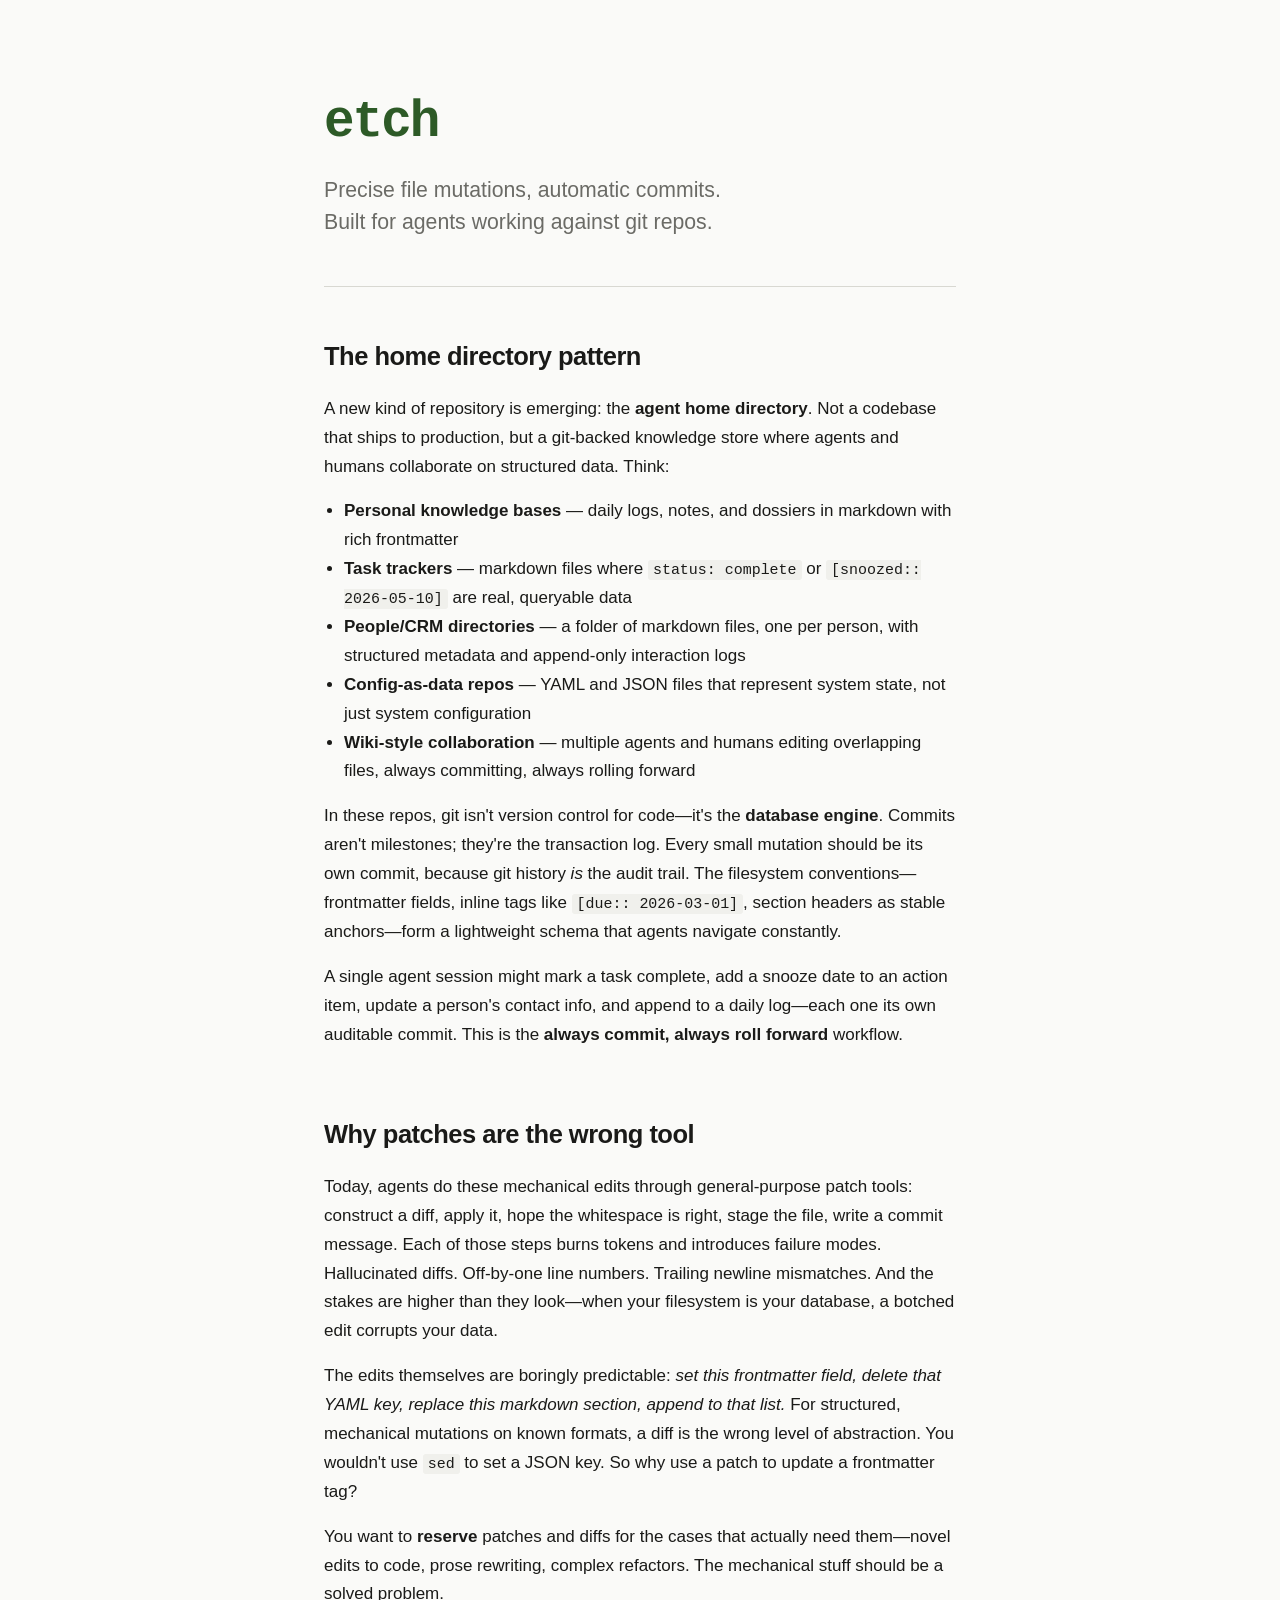
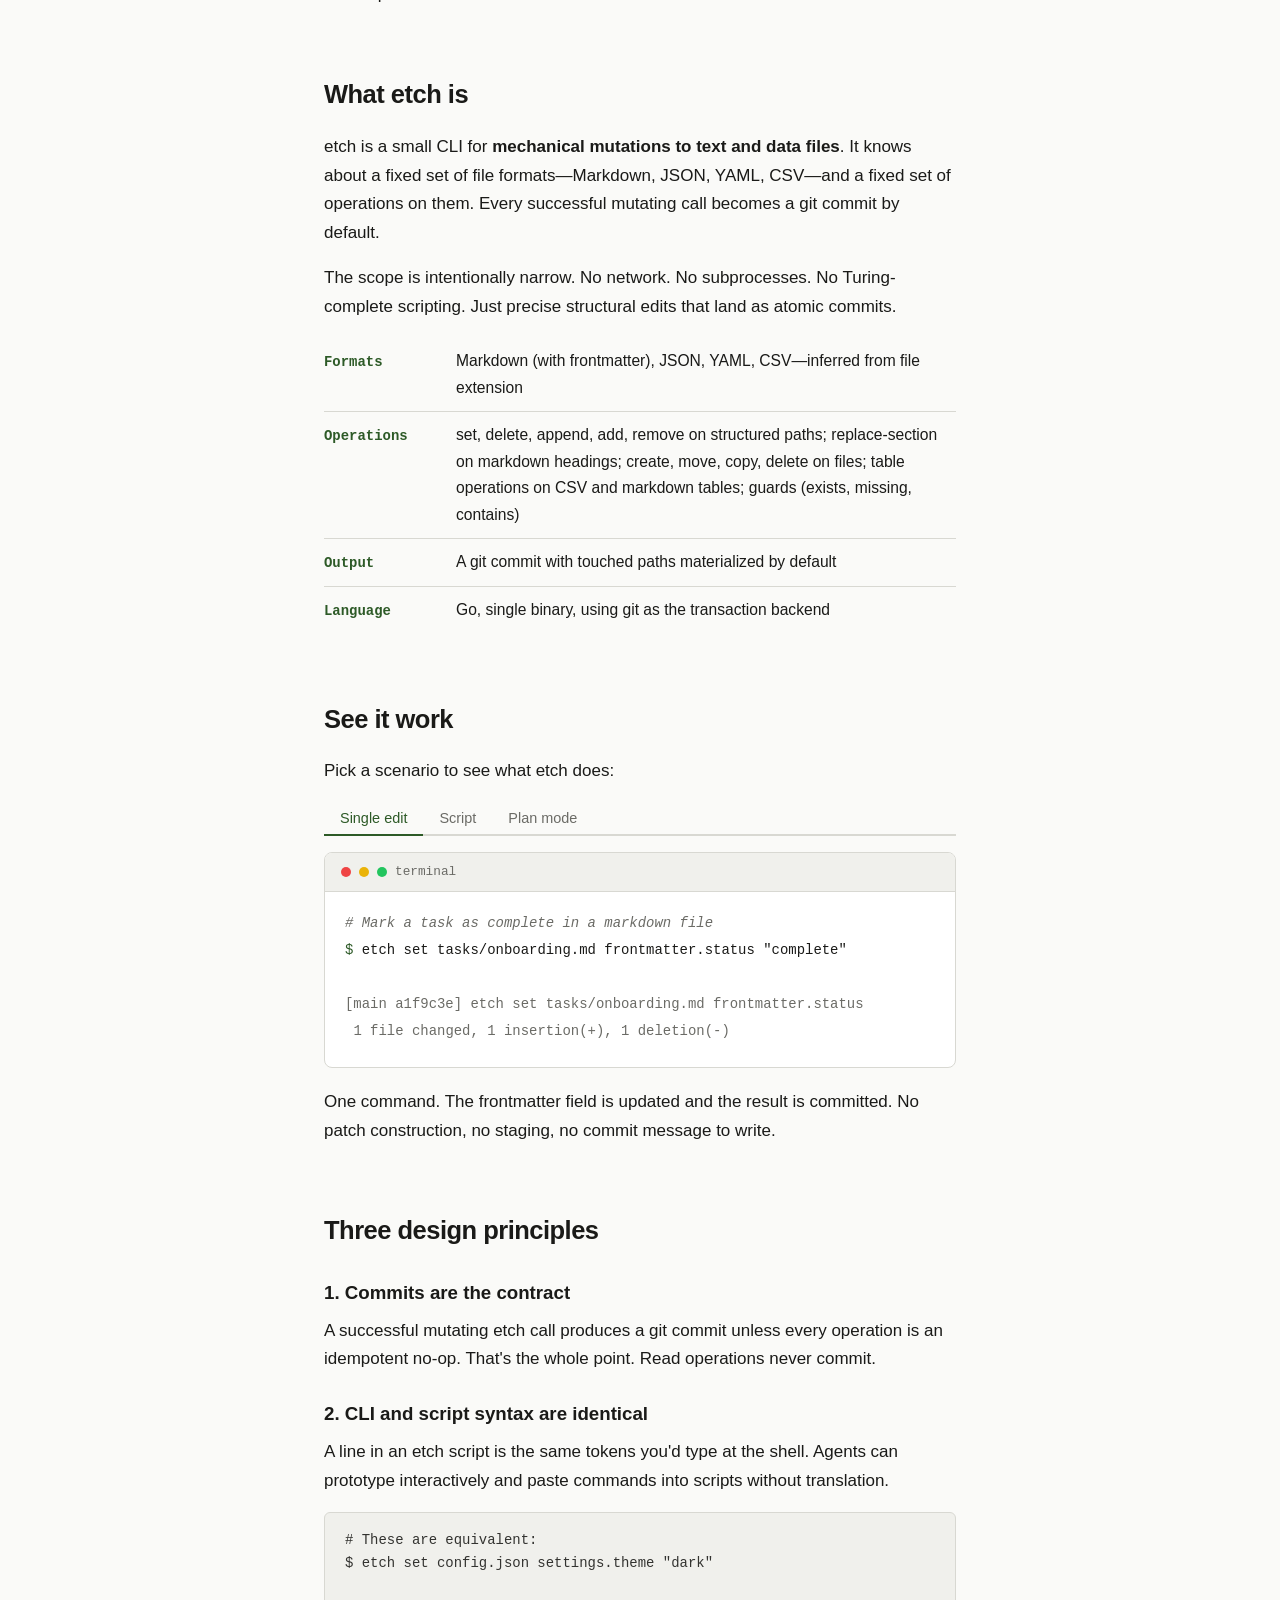
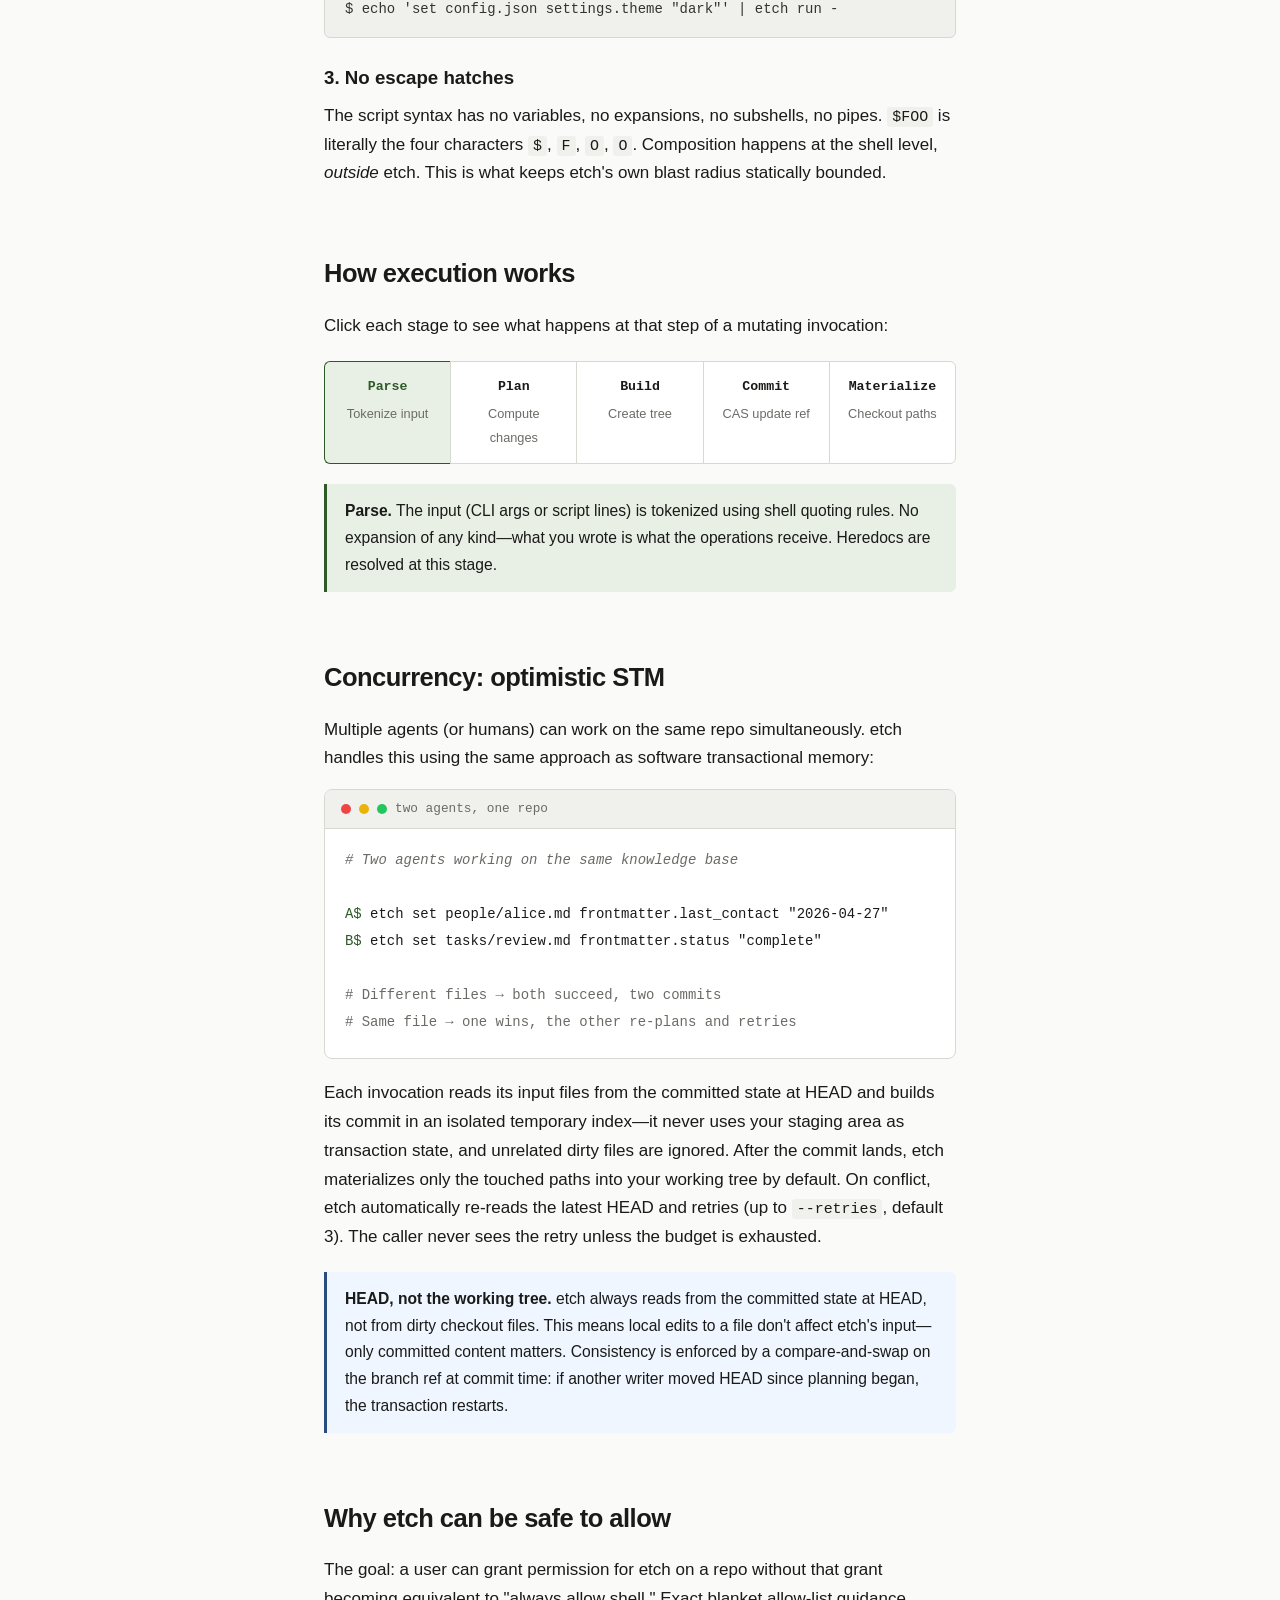
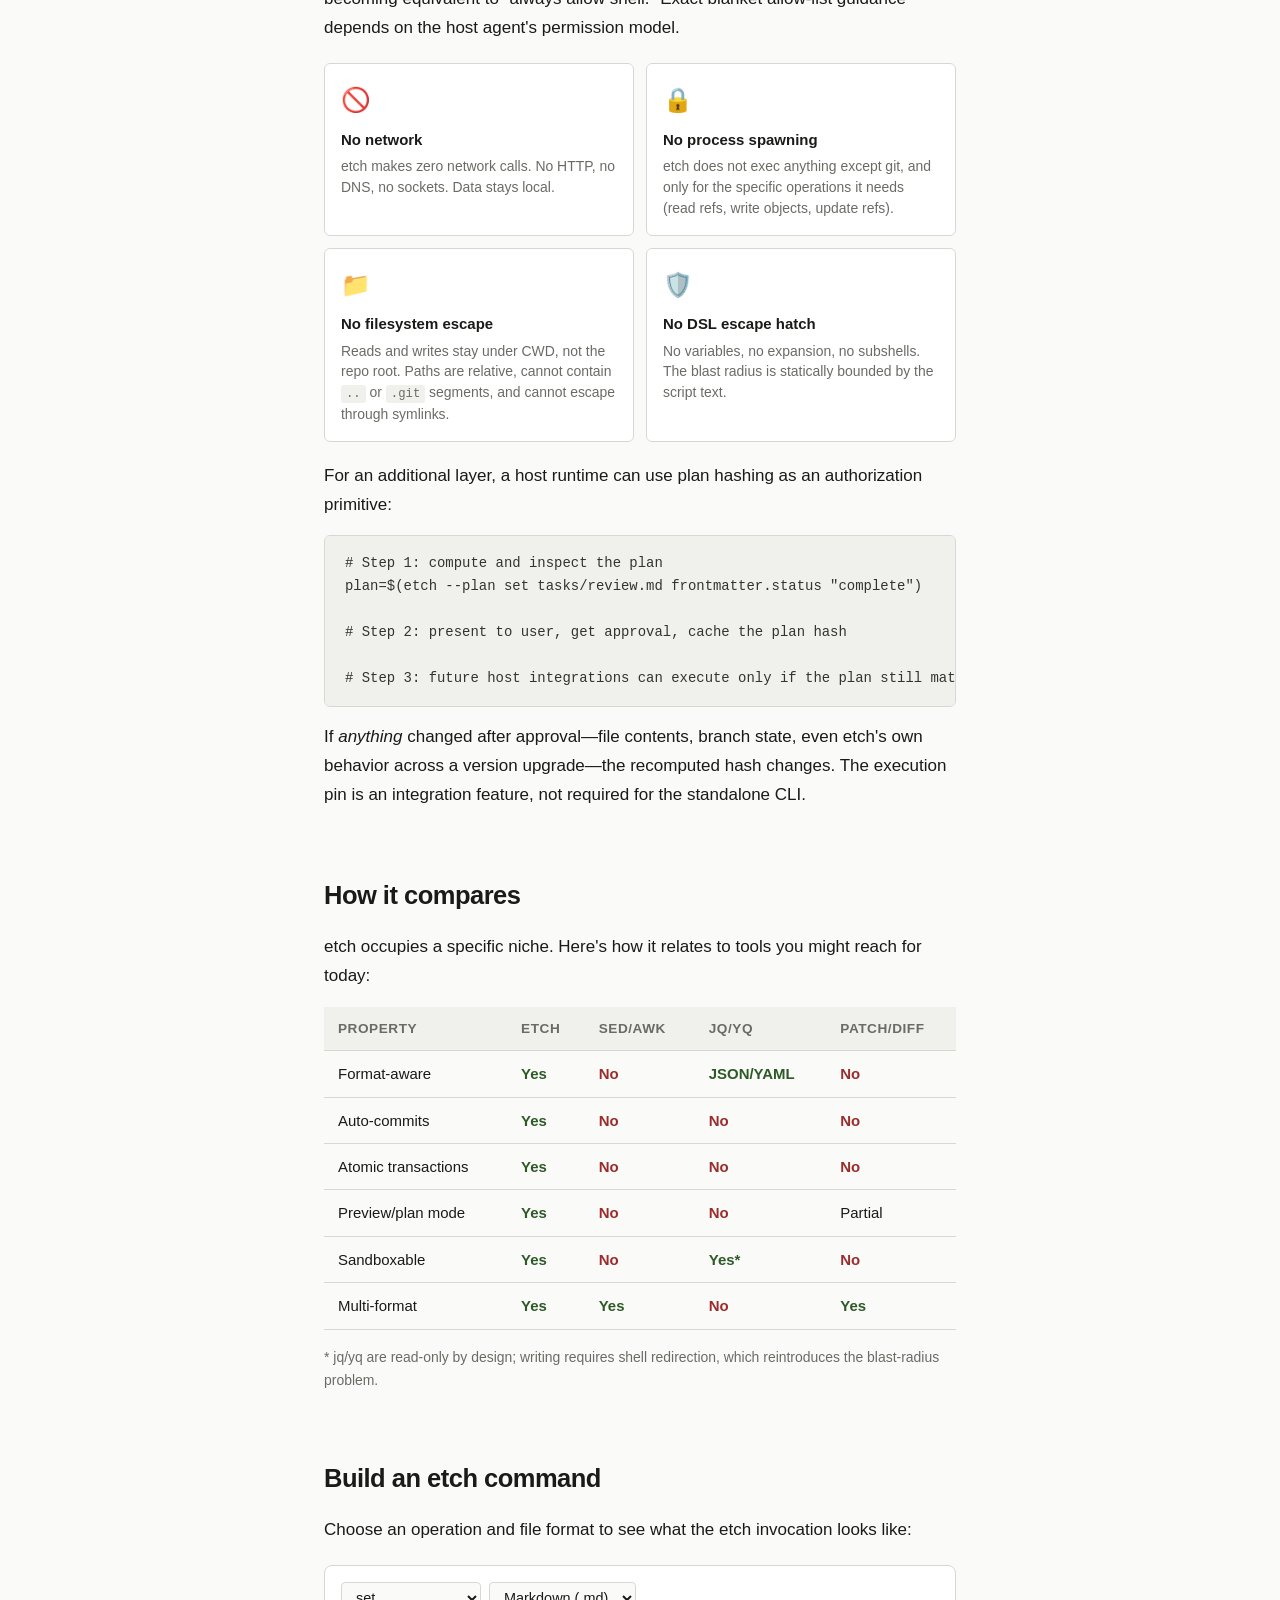
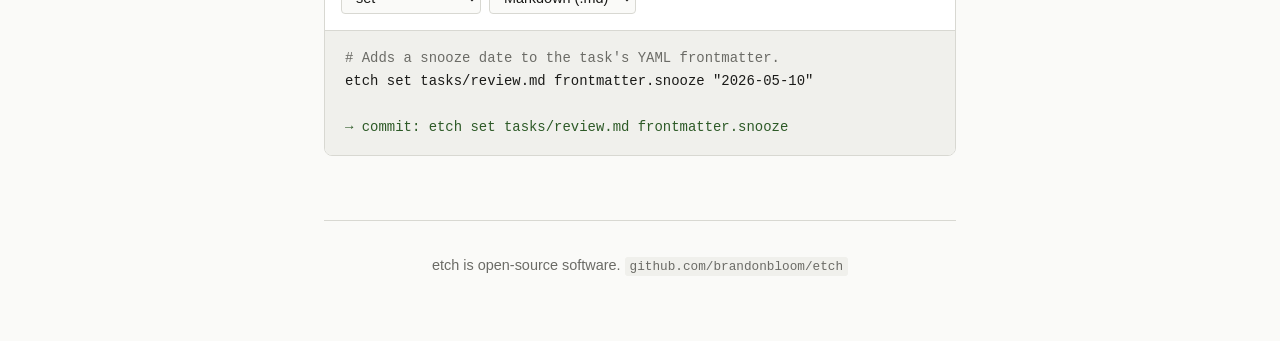
<file: explainer.html>
<!DOCTYPE html>
<html lang="en">
<head>
<meta charset="UTF-8">
<meta name="viewport" content="width=device-width, initial-scale=1.0">
<title>etch — Precise file mutations, automatic commits</title>
<style>
  :root {
    --bg: #fafaf8;
    --fg: #1a1a18;
    --fg-dim: #6b6b66;
    --accent: #2d5a27;
    --accent-light: #e8f0e6;
    --accent-dark: #1e3d1a;
    --border: #d8d8d2;
    --code-bg: #f0f0ec;
    --code-fg: #333330;
    --surface: #ffffff;
    --red: #9b2c2c;
    --red-light: #fef2f2;
    --blue: #2b4c7e;
    --blue-light: #eff6ff;
    --font-sans: 'Inter', -apple-system, BlinkMacSystemFont, 'Segoe UI', sans-serif;
    --font-mono: 'JetBrains Mono', 'SF Mono', 'Fira Code', 'Cascadia Code', monospace;
    --max-w: 680px;
  }

  @media (prefers-color-scheme: dark) {
    :root {
      --bg: #141413;
      --fg: #e8e8e4;
      --fg-dim: #8a8a84;
      --accent: #5cb950;
      --accent-light: #1a2e18;
      --accent-dark: #7dd672;
      --border: #2e2e2a;
      --code-bg: #1e1e1c;
      --code-fg: #c8c8c4;
      --surface: #1a1a18;
      --red: #f87171;
      --red-light: #2a1515;
      --blue: #93c5fd;
      --blue-light: #152030;
    }
  }

  * { margin: 0; padding: 0; box-sizing: border-box; }

  html { font-size: 17px; scroll-behavior: smooth; }

  body {
    font-family: var(--font-sans);
    background: var(--bg);
    color: var(--fg);
    line-height: 1.7;
    -webkit-font-smoothing: antialiased;
  }

  .container {
    max-width: var(--max-w);
    margin: 0 auto;
    padding: 0 24px;
  }

  /* --- Header --- */
  header {
    padding: 80px 0 48px;
    border-bottom: 1px solid var(--border);
    margin-bottom: 48px;
  }
  header .logo {
    font-family: var(--font-mono);
    font-size: 3rem;
    font-weight: 700;
    letter-spacing: -0.04em;
    color: var(--accent);
  }
  header .tagline {
    font-size: 1.25rem;
    color: var(--fg-dim);
    margin-top: 8px;
    line-height: 1.5;
  }

  /* --- Sections --- */
  section { margin-bottom: 64px; }
  h2 {
    font-size: 1.5rem;
    font-weight: 600;
    margin-bottom: 16px;
    letter-spacing: -0.02em;
  }
  h3 {
    font-size: 1.1rem;
    font-weight: 600;
    margin-bottom: 8px;
    margin-top: 24px;
  }
  p { margin-bottom: 16px; }
  p:last-child { margin-bottom: 0; }
  a { color: var(--accent); text-decoration-color: var(--accent); }
  a:hover { color: var(--accent-dark); }

  /* --- Code blocks --- */
  pre {
    background: var(--code-bg);
    border: 1px solid var(--border);
    border-radius: 6px;
    padding: 16px 20px;
    overflow-x: auto;
    font-family: var(--font-mono);
    font-size: 0.82rem;
    line-height: 1.65;
    color: var(--code-fg);
    margin-bottom: 16px;
  }
  code {
    font-family: var(--font-mono);
    font-size: 0.88em;
    background: var(--code-bg);
    padding: 2px 5px;
    border-radius: 3px;
  }
  pre code { background: none; padding: 0; font-size: inherit; }

  /* --- Interactive demo --- */
  .demo {
    background: var(--surface);
    border: 1px solid var(--border);
    border-radius: 8px;
    overflow: hidden;
    margin-bottom: 20px;
  }
  .demo-bar {
    background: var(--code-bg);
    border-bottom: 1px solid var(--border);
    padding: 8px 16px;
    font-family: var(--font-mono);
    font-size: 0.75rem;
    color: var(--fg-dim);
    display: flex;
    align-items: center;
    gap: 8px;
  }
  .demo-bar .dot {
    width: 10px; height: 10px; border-radius: 50%;
    display: inline-block;
  }
  .demo-bar .dot:nth-child(1) { background: #ef4444; }
  .demo-bar .dot:nth-child(2) { background: #eab308; }
  .demo-bar .dot:nth-child(3) { background: #22c55e; }
  .demo-body {
    padding: 20px;
    font-family: var(--font-mono);
    font-size: 0.82rem;
    line-height: 1.65;
    min-height: 120px;
  }
  .demo-body .prompt { color: var(--accent); }
  .demo-body .output { color: var(--fg-dim); }
  .demo-body .comment { color: var(--fg-dim); font-style: italic; }
  .demo-body .line { margin-bottom: 4px; white-space: pre-wrap; word-break: break-all; }
  .demo-body .cursor {
    display: inline-block;
    width: 8px;
    height: 1.1em;
    background: var(--accent);
    vertical-align: text-bottom;
    animation: blink 1s step-end infinite;
  }
  @keyframes blink { 50% { opacity: 0; } }

  /* --- Tabs --- */
  .tabs {
    display: flex;
    gap: 0;
    border-bottom: 2px solid var(--border);
    margin-bottom: 0;
  }
  .tab-btn {
    background: none;
    border: none;
    border-bottom: 2px solid transparent;
    padding: 8px 16px;
    font-family: var(--font-sans);
    font-size: 0.85rem;
    font-weight: 500;
    color: var(--fg-dim);
    cursor: pointer;
    margin-bottom: -2px;
    transition: color 0.15s, border-color 0.15s;
  }
  .tab-btn:hover { color: var(--fg); }
  .tab-btn.active {
    color: var(--accent);
    border-bottom-color: var(--accent);
  }
  .tab-panel { display: none; padding-top: 16px; }
  .tab-panel.active { display: block; }

  /* --- Comparison table --- */
  .compare-table {
    width: 100%;
    border-collapse: collapse;
    font-size: 0.88rem;
    margin-bottom: 16px;
  }
  .compare-table th, .compare-table td {
    text-align: left;
    padding: 10px 14px;
    border-bottom: 1px solid var(--border);
  }
  .compare-table th {
    font-weight: 600;
    font-size: 0.8rem;
    text-transform: uppercase;
    letter-spacing: 0.04em;
    color: var(--fg-dim);
    background: var(--code-bg);
  }
  .compare-table td:first-child { font-weight: 500; }
  .yes { color: var(--accent); font-weight: 600; }
  .no { color: var(--red); font-weight: 600; }

  /* --- Pipeline visualization --- */
  .pipeline {
    display: flex;
    align-items: stretch;
    gap: 0;
    margin: 20px 0;
    font-size: 0.82rem;
    overflow-x: auto;
  }
  .pipeline-stage {
    flex: 1;
    min-width: 110px;
    padding: 14px 12px;
    text-align: center;
    border: 1px solid var(--border);
    background: var(--surface);
    position: relative;
    transition: background 0.3s, border-color 0.3s;
  }
  .pipeline-stage:first-child { border-radius: 6px 0 0 6px; }
  .pipeline-stage:last-child { border-radius: 0 6px 6px 0; }
  .pipeline-stage:not(:last-child) { border-right: none; }
  .pipeline-stage .stage-label {
    font-weight: 600;
    font-family: var(--font-mono);
    font-size: 0.78rem;
    display: block;
    margin-bottom: 4px;
  }
  .pipeline-stage .stage-desc {
    color: var(--fg-dim);
    font-size: 0.75rem;
    line-height: 1.4;
  }
  .pipeline-stage.active {
    background: var(--accent-light);
    border-color: var(--accent);
    z-index: 1;
  }
  .pipeline-stage.active .stage-label { color: var(--accent); }
  .pipeline-stage.done {
    background: var(--accent-light);
    border-color: var(--accent);
    opacity: 0.6;
  }

  /* --- Key-value list --- */
  .kv-list {
    list-style: none;
    margin-bottom: 16px;
  }
  .kv-list li {
    padding: 10px 0;
    border-bottom: 1px solid var(--border);
    display: flex;
    gap: 12px;
    align-items: baseline;
  }
  .kv-list li:last-child { border-bottom: none; }
  .kv-key {
    font-family: var(--font-mono);
    font-size: 0.82rem;
    font-weight: 600;
    white-space: nowrap;
    min-width: 120px;
    flex-shrink: 0;
    color: var(--accent);
  }
  .kv-val { font-size: 0.92rem; }

  /* --- Callout --- */
  .callout {
    border-left: 3px solid var(--accent);
    padding: 14px 18px;
    background: var(--accent-light);
    border-radius: 0 6px 6px 0;
    margin: 20px 0;
    font-size: 0.92rem;
  }
  .callout.blue {
    border-left-color: var(--blue);
    background: var(--blue-light);
  }
  .callout.red {
    border-left-color: var(--red);
    background: var(--red-light);
  }

  /* --- Security grid --- */
  .sec-grid {
    display: grid;
    grid-template-columns: 1fr 1fr;
    gap: 12px;
    margin: 20px 0;
  }
  .sec-card {
    background: var(--surface);
    border: 1px solid var(--border);
    border-radius: 6px;
    padding: 16px;
  }
  .sec-card .sec-icon {
    font-size: 1.4rem;
    margin-bottom: 6px;
    display: block;
  }
  .sec-card .sec-title {
    font-weight: 600;
    font-size: 0.88rem;
    margin-bottom: 4px;
  }
  .sec-card .sec-body {
    font-size: 0.82rem;
    color: var(--fg-dim);
    line-height: 1.5;
  }

  /* --- Footer --- */
  footer {
    border-top: 1px solid var(--border);
    padding: 32px 0 64px;
    color: var(--fg-dim);
    font-size: 0.85rem;
    text-align: center;
  }

  /* --- Scrolling animation --- */
  .reveal {
    opacity: 0;
    transform: translateY(16px);
    transition: opacity 0.5s ease, transform 0.5s ease;
  }
  .reveal.visible {
    opacity: 1;
    transform: translateY(0);
  }

  /* --- Script builder --- */
  .builder {
    background: var(--surface);
    border: 1px solid var(--border);
    border-radius: 8px;
    overflow: hidden;
    margin: 20px 0;
  }
  .builder-controls {
    padding: 16px;
    display: flex;
    flex-wrap: wrap;
    gap: 8px;
    border-bottom: 1px solid var(--border);
  }
  .builder-controls select, .builder-controls input {
    font-family: var(--font-sans);
    font-size: 0.85rem;
    padding: 6px 10px;
    border: 1px solid var(--border);
    border-radius: 4px;
    background: var(--bg);
    color: var(--fg);
  }
  .builder-controls select { cursor: pointer; }
  .builder-output {
    padding: 16px 20px;
    font-family: var(--font-mono);
    font-size: 0.82rem;
    line-height: 1.65;
    background: var(--code-bg);
    min-height: 80px;
    color: var(--code-fg);
  }
  .builder-output .gen-comment { color: var(--fg-dim); }
  .builder-output .gen-cmd { color: var(--fg); }
  .builder-output .gen-commit { color: var(--accent); }

  /* --- Responsive --- */
  @media (max-width: 600px) {
    header { padding: 48px 0 32px; }
    header .logo { font-size: 2.2rem; }
    .sec-grid { grid-template-columns: 1fr; }
    .pipeline { flex-direction: column; }
    .pipeline-stage { border-right: 1px solid var(--border) !important; }
    .pipeline-stage:not(:last-child) { border-bottom: none; }
    .pipeline-stage:first-child { border-radius: 6px 6px 0 0; }
    .pipeline-stage:last-child { border-radius: 0 0 6px 6px; }
    .kv-list li { flex-direction: column; gap: 2px; }
  }
</style>
</head>
<body>

<div class="container">

<!-- HEADER -->
<header>
  <div class="logo">etch</div>
  <div class="tagline">Precise file mutations, automatic commits.<br>Built for agents working against git repos.</div>
</header>

<!-- THE LANDSCAPE -->
<section class="reveal">
  <h2>The home directory pattern</h2>
  <p>A new kind of repository is emerging: the <strong>agent home directory</strong>. Not a codebase that ships to production, but a git-backed knowledge store where agents and humans collaborate on structured data. Think:</p>

  <ul style="margin: 0 0 16px 20px; list-style: disc;">
    <li><strong>Personal knowledge bases</strong> &mdash; daily logs, notes, and dossiers in markdown with rich frontmatter</li>
    <li><strong>Task trackers</strong> &mdash; markdown files where <code>status: complete</code> or <code>[snoozed:: 2026-05-10]</code> are real, queryable data</li>
    <li><strong>People/CRM directories</strong> &mdash; a folder of markdown files, one per person, with structured metadata and append-only interaction logs</li>
    <li><strong>Config-as-data repos</strong> &mdash; YAML and JSON files that represent system state, not just system configuration</li>
    <li><strong>Wiki-style collaboration</strong> &mdash; multiple agents and humans editing overlapping files, always committing, always rolling forward</li>
  </ul>

  <p>In these repos, git isn't version control for code&mdash;it's the <strong>database engine</strong>. Commits aren't milestones; they're the transaction log. Every small mutation should be its own commit, because git history <em>is</em> the audit trail. The filesystem conventions&mdash;frontmatter fields, inline tags like <code>[due:: 2026-03-01]</code>, section headers as stable anchors&mdash;form a lightweight schema that agents navigate constantly.</p>

  <p>A single agent session might mark a task complete, add a snooze date to an action item, update a person's contact info, and append to a daily log&mdash;each one its own auditable commit. This is the <strong>always commit, always roll forward</strong> workflow.</p>
</section>

<section class="reveal">
  <h2>Why patches are the wrong tool</h2>
  <p>Today, agents do these mechanical edits through general-purpose patch tools: construct a diff, apply it, hope the whitespace is right, stage the file, write a commit message. Each of those steps burns tokens and introduces failure modes. Hallucinated diffs. Off-by-one line numbers. Trailing newline mismatches. And the stakes are higher than they look&mdash;when your filesystem is your database, a botched edit corrupts your data.</p>
  <p>The edits themselves are boringly predictable: <em>set this frontmatter field, delete that YAML key, replace this markdown section, append to that list.</em> For structured, mechanical mutations on known formats, a diff is the wrong level of abstraction. You wouldn't use <code>sed</code> to set a JSON key. So why use a patch to update a frontmatter tag?</p>
  <p>You want to <strong>reserve</strong> patches and diffs for the cases that actually need them&mdash;novel edits to code, prose rewriting, complex refactors. The mechanical stuff should be a solved problem.</p>
</section>

<!-- WHAT IT IS -->
<section class="reveal">
  <h2>What etch is</h2>
  <p>etch is a small CLI for <strong>mechanical mutations to text and data files</strong>. It knows about a fixed set of file formats&mdash;Markdown, JSON, YAML, CSV&mdash;and a fixed set of operations on them. Every successful mutating call becomes a git commit by default.</p>
  <p>The scope is intentionally narrow. No network. No subprocesses. No Turing-complete scripting. Just precise structural edits that land as atomic commits.</p>

  <ul class="kv-list">
    <li><span class="kv-key">Formats</span><span class="kv-val">Markdown (with frontmatter), JSON, YAML, CSV&mdash;inferred from file extension</span></li>
    <li><span class="kv-key">Operations</span><span class="kv-val">set, delete, append, add, remove on structured paths; replace-section on markdown headings; create, move, copy, delete on files; table operations on CSV and markdown tables; guards (exists, missing, contains)</span></li>
    <li><span class="kv-key">Output</span><span class="kv-val">A git commit with touched paths materialized by default</span></li>
    <li><span class="kv-key">Language</span><span class="kv-val">Go, single binary, using git as the transaction backend</span></li>
  </ul>
</section>

<!-- DEMO -->
<section class="reveal">
  <h2>See it work</h2>
  <p>Pick a scenario to see what etch does:</p>

  <div class="tabs" role="tablist">
    <button class="tab-btn active" role="tab" data-tab="demo-single" aria-selected="true">Single edit</button>
    <button class="tab-btn" role="tab" data-tab="demo-multi">Script</button>
    <button class="tab-btn" role="tab" data-tab="demo-plan">Plan mode</button>
  </div>

  <div class="tab-panel active" id="demo-single">
    <div class="demo">
      <div class="demo-bar">
        <span class="dot"></span><span class="dot"></span><span class="dot"></span>
        <span>terminal</span>
      </div>
      <div class="demo-body" id="demo-single-body">
        <div class="line"><span class="comment"># Mark a task as complete in a markdown file</span></div>
        <div class="line"><span class="prompt">$</span> etch set tasks/onboarding.md frontmatter.status "complete"</div>
        <div class="line">&nbsp;</div>
        <div class="line"><span class="output">[main a1f9c3e] etch set tasks/onboarding.md frontmatter.status</span></div>
        <div class="line"><span class="output"> 1 file changed, 1 insertion(+), 1 deletion(-)</span></div>
      </div>
    </div>
    <p>One command. The frontmatter field is updated and the result is committed. No patch construction, no staging, no commit message to write.</p>
  </div>

  <div class="tab-panel" id="demo-multi">
    <div class="demo">
      <div class="demo-bar">
        <span class="dot"></span><span class="dot"></span><span class="dot"></span>
        <span>terminal</span>
      </div>
      <div class="demo-body">
        <div class="line"><span class="comment"># Snooze an action item and update its tracking metadata</span></div>
        <div class="line"><span class="prompt">$</span> etch run - &lt;&lt;'SCRIPT'</div>
        <div class="line">set tasks/review-proposal.md frontmatter.snooze "2026-05-10"</div>
        <div class="line">set tasks/review-proposal.md frontmatter.status "deferred"</div>
        <div class="line">append people/alice.md frontmatter.tags '"pending-review"'</div>
        <div class="line">replace-section log/2026-04-27.md "## Activity" &lt;&lt;EOF</div>
        <div class="line">- Deferred proposal review to May 10</div>
        <div class="line">- Added pending-review tag to Alice's dossier</div>
        <div class="line">EOF</div>
        <div class="line">SCRIPT</div>
        <div class="line">&nbsp;</div>
        <div class="line"><span class="output">[main b7e4d12] etch: 4 changes across 3 files</span></div>
        <div class="line"><span class="output"> 3 files changed, 6 insertions(+), 2 deletions(-)</span></div>
      </div>
    </div>
    <p>All four operations land as a single atomic commit. If any one fails, none of them are applied. Each line in the script is the same syntax you'd use on the command line directly.</p>
  </div>

  <div class="tab-panel" id="demo-plan">
    <div class="demo">
      <div class="demo-bar">
        <span class="dot"></span><span class="dot"></span><span class="dot"></span>
        <span>terminal</span>
      </div>
      <div class="demo-body">
        <div class="line"><span class="comment"># Get the canonical JSON plan, without writing anything</span></div>
        <div class="line"><span class="prompt">$</span> etch --plan set tasks/review.md frontmatter.status "complete"</div>
        <div class="line">&nbsp;</div>
        <div class="line"><span class="output">{</span></div>
        <div class="line"><span class="output">  "$schema": "https://brandonbloom.github.io/etch/schemas/2026-04/plan.schema.json",</span></div>
        <div class="line"><span class="output">  "ref": "refs/heads/main",</span></div>
        <div class="line"><span class="output">  "base_commit": "a1f9c3e...",</span></div>
        <div class="line"><span class="output">  "operations": [{</span></div>
        <div class="line"><span class="output">    "verb": "set",</span></div>
        <div class="line"><span class="output">    "target": {</span></div>
        <div class="line"><span class="output">      "path": "tasks/review.md",</span></div>
        <div class="line"><span class="output">      "selector": "$.status",</span></div>
        <div class="line"><span class="output">      "part": "frontmatter"</span></div>
        <div class="line"><span class="output">    },</span></div>
        <div class="line"><span class="output">    "value_sha256": "84983e..."</span></div>
        <div class="line"><span class="output">  }],</span></div>
        <div class="line"><span class="output">  "files": {</span></div>
        <div class="line"><span class="output">    "tasks/review.md": {</span></div>
        <div class="line"><span class="output">      "before_sha256": "e3b0c4...",</span></div>
        <div class="line"><span class="output">      "after_sha256": "7d1a54..."</span></div>
        <div class="line"><span class="output">    }</span></div>
        <div class="line"><span class="output">  },</span></div>
        <div class="line"><span class="output">  "tree": "f4a8b12...",</span></div>
        <div class="line"><span class="output">  "commit": { "message": "etch set tasks/review.md frontmatter.status" }</span></div>
        <div class="line"><span class="output">}</span></div>
      </div>
    </div>
    <p>The plan is a structured JSON description of <em>exactly</em> what would change. It's produced by the same code path as real execution, stopped one step before side effects. A host runtime can present this to a human for approval and cache that approval by plan hash. For human review and mechanical replay, <code>--dry-run</code> lowers the plan to a <code>git am</code>-compatible mailbox patch.</p>
  </div>
</section>

<!-- PRINCIPLES -->
<section class="reveal">
  <h2>Three design principles</h2>

  <h3>1. Commits are the contract</h3>
  <p>A successful mutating etch call produces a git commit unless every operation is an idempotent no-op. That's the whole point. Read operations never commit.</p>

  <h3>2. CLI and script syntax are identical</h3>
  <p>A line in an etch script is the same tokens you'd type at the shell. Agents can prototype interactively and paste commands into scripts without translation.</p>
  <pre><code># These are equivalent:
$ etch set config.json settings.theme "dark"

$ echo 'set config.json settings.theme "dark"' | etch run -</code></pre>

  <h3>3. No escape hatches</h3>
  <p>The script syntax has no variables, no expansions, no subshells, no pipes. <code>$FOO</code> is literally the four characters <code>$</code>, <code>F</code>, <code>O</code>, <code>O</code>. Composition happens at the shell level, <em>outside</em> etch. This is what keeps etch's own blast radius statically bounded.</p>
</section>

<!-- PIPELINE VIZ -->
<section class="reveal">
  <h2>How execution works</h2>
  <p>Click each stage to see what happens at that step of a mutating invocation:</p>

  <div class="pipeline" id="pipeline">
    <div class="pipeline-stage active" data-stage="0" onclick="setStage(0)">
      <span class="stage-label">Parse</span>
      <span class="stage-desc">Tokenize input</span>
    </div>
    <div class="pipeline-stage" data-stage="1" onclick="setStage(1)">
      <span class="stage-label">Plan</span>
      <span class="stage-desc">Compute changes</span>
    </div>
    <div class="pipeline-stage" data-stage="2" onclick="setStage(2)">
      <span class="stage-label">Build</span>
      <span class="stage-desc">Create tree</span>
    </div>
    <div class="pipeline-stage" data-stage="3" onclick="setStage(3)">
      <span class="stage-label">Commit</span>
      <span class="stage-desc">CAS update ref</span>
    </div>
    <div class="pipeline-stage" data-stage="4" onclick="setStage(4)">
      <span class="stage-label">Materialize</span>
      <span class="stage-desc">Checkout paths</span>
    </div>
  </div>

  <div id="stage-detail" class="callout">
    <strong>Parse.</strong> The input (CLI args or script lines) is tokenized using shell quoting rules. No expansion of any kind&mdash;what you wrote is what the operations receive. Heredocs are resolved at this stage.
  </div>
</section>

<!-- CONCURRENCY -->
<section class="reveal">
  <h2>Concurrency: optimistic STM</h2>
  <p>Multiple agents (or humans) can work on the same repo simultaneously. etch handles this using the same approach as software transactional memory:</p>

  <div class="demo">
    <div class="demo-bar">
      <span class="dot"></span><span class="dot"></span><span class="dot"></span>
      <span>two agents, one repo</span>
    </div>
    <div class="demo-body" id="concurrency-demo">
      <div class="line"><span class="comment"># Two agents working on the same knowledge base</span></div>
      <div class="line">&nbsp;</div>
      <div class="line"><span class="prompt">A$</span> etch set people/alice.md frontmatter.last_contact "2026-04-27"</div>
      <div class="line"><span class="prompt">B$</span> etch set tasks/review.md frontmatter.status "complete"</div>
      <div class="line">&nbsp;</div>
      <div class="line"><span class="output"># Different files &rarr; both succeed, two commits</span></div>
      <div class="line"><span class="output"># Same file &rarr; one wins, the other re-plans and retries</span></div>
    </div>
  </div>

  <p>Each invocation reads its input files from the committed state at HEAD and builds its commit in an isolated temporary index&mdash;it never uses your staging area as transaction state, and unrelated dirty files are ignored. After the commit lands, etch materializes only the touched paths into your working tree by default. On conflict, etch automatically re-reads the latest HEAD and retries (up to <code>--retries</code>, default 3). The caller never sees the retry unless the budget is exhausted.</p>

  <div class="callout blue">
    <strong>HEAD, not the working tree.</strong> etch always reads from the committed state at HEAD, not from dirty checkout files. This means local edits to a file don't affect etch's input&mdash;only committed content matters. Consistency is enforced by a compare-and-swap on the branch ref at commit time: if another writer moved HEAD since planning began, the transaction restarts.
  </div>
</section>

<!-- SECURITY -->
<section class="reveal">
  <h2>Why etch can be safe to allow</h2>
  <p>The goal: a user can grant permission for etch on a repo without that grant becoming equivalent to "always allow shell." Exact blanket allow-list guidance depends on the host agent's permission model.</p>

  <div class="sec-grid">
    <div class="sec-card">
      <span class="sec-icon" aria-hidden="true">&#x1f6ab;</span>
      <div class="sec-title">No network</div>
      <div class="sec-body">etch makes zero network calls. No HTTP, no DNS, no sockets. Data stays local.</div>
    </div>
    <div class="sec-card">
      <span class="sec-icon" aria-hidden="true">&#x1f512;</span>
      <div class="sec-title">No process spawning</div>
      <div class="sec-body">etch does not exec anything except git, and only for the specific operations it needs (read refs, write objects, update refs).</div>
    </div>
    <div class="sec-card">
      <span class="sec-icon" aria-hidden="true">&#x1f4c1;</span>
      <div class="sec-title">No filesystem escape</div>
      <div class="sec-body">Reads and writes stay under CWD, not the repo root. Paths are relative, cannot contain <code>..</code> or <code>.git</code> segments, and cannot escape through symlinks.</div>
    </div>
    <div class="sec-card">
      <span class="sec-icon" aria-hidden="true">&#x1f6e1;&#xfe0f;</span>
      <div class="sec-title">No DSL escape hatch</div>
      <div class="sec-body">No variables, no expansion, no subshells. The blast radius is statically bounded by the script text.</div>
    </div>
  </div>

  <p>For an additional layer, a host runtime can use plan hashing as an authorization primitive:</p>
  <pre><code># Step 1: compute and inspect the plan
plan=$(etch --plan set tasks/review.md frontmatter.status "complete")

# Step 2: present to user, get approval, cache the plan hash

# Step 3: future host integrations can execute only if the plan still matches</code></pre>
  <p>If <em>anything</em> changed after approval&mdash;file contents, branch state, even etch's own behavior across a version upgrade&mdash;the recomputed hash changes. The execution pin is an integration feature, not required for the standalone CLI.</p>
</section>

<!-- COMPARISON -->
<section class="reveal">
  <h2>How it compares</h2>
  <p>etch occupies a specific niche. Here's how it relates to tools you might reach for today:</p>

  <table class="compare-table">
    <thead>
      <tr>
        <th>Property</th>
        <th>etch</th>
        <th>sed/awk</th>
        <th>jq/yq</th>
        <th>patch/diff</th>
      </tr>
    </thead>
    <tbody>
      <tr>
        <td>Format-aware</td>
        <td class="yes">Yes</td>
        <td class="no">No</td>
        <td class="yes">JSON/YAML</td>
        <td class="no">No</td>
      </tr>
      <tr>
        <td>Auto-commits</td>
        <td class="yes">Yes</td>
        <td class="no">No</td>
        <td class="no">No</td>
        <td class="no">No</td>
      </tr>
      <tr>
        <td>Atomic transactions</td>
        <td class="yes">Yes</td>
        <td class="no">No</td>
        <td class="no">No</td>
        <td class="no">No</td>
      </tr>
      <tr>
        <td>Preview/plan mode</td>
        <td class="yes">Yes</td>
        <td class="no">No</td>
        <td class="no">No</td>
        <td>Partial</td>
      </tr>
      <tr>
        <td>Sandboxable</td>
        <td class="yes">Yes</td>
        <td class="no">No</td>
        <td class="yes">Yes*</td>
        <td class="no">No</td>
      </tr>
      <tr>
        <td>Multi-format</td>
        <td class="yes">Yes</td>
        <td class="yes">Yes</td>
        <td class="no">No</td>
        <td class="yes">Yes</td>
      </tr>
    </tbody>
  </table>
  <p style="font-size: 0.82rem; color: var(--fg-dim);">* jq/yq are read-only by design; writing requires shell redirection, which reintroduces the blast-radius problem.</p>
</section>

<!-- INTERACTIVE BUILDER -->
<section class="reveal">
  <h2>Build an etch command</h2>
  <p>Choose an operation and file format to see what the etch invocation looks like:</p>

  <div class="builder">
    <div class="builder-controls">
      <select id="builder-verb" onchange="updateBuilder()">
        <option value="set">set</option>
        <option value="delete">delete</option>
        <option value="append">append</option>
        <option value="add">add</option>
        <option value="remove">remove</option>
        <option value="replace-section">replace-section</option>
        <option value="create">create</option>
      </select>
      <select id="builder-format" onchange="updateBuilder()">
        <option value="md">Markdown (.md)</option>
        <option value="json">JSON (.json)</option>
        <option value="yaml">YAML (.yaml)</option>
        <option value="csv">CSV (.csv)</option>
      </select>
    </div>
    <div class="builder-output" id="builder-output"></div>
  </div>
</section>

<!-- FOOTER -->
<footer>
  <p>etch is open-source software. <code>github.com/brandonbloom/etch</code></p>
</footer>

</div>

<script>
// --- Tabs ---
document.querySelectorAll('.tab-btn').forEach(btn => {
  btn.addEventListener('click', () => {
    const group = btn.closest('section');
    group.querySelectorAll('.tab-btn').forEach(b => { b.classList.remove('active'); b.setAttribute('aria-selected', 'false'); });
    group.querySelectorAll('.tab-panel').forEach(p => p.classList.remove('active'));
    btn.classList.add('active');
    btn.setAttribute('aria-selected', 'true');
    document.getElementById(btn.dataset.tab).classList.add('active');
  });
});

// --- Pipeline ---
const stageDetails = [
  '<strong>Parse.</strong> The input (CLI args or script lines) is tokenized using shell quoting rules. No expansion of any kind—what you wrote is what the operations receive. Heredocs are resolved at this stage.',
  '<strong>Plan.</strong> etch reads each target file from the committed state at HEAD (never the working tree) and applies each operation to compute the exact bytes that would result. The plan captures before/after SHA-256 hashes for every touched file and the commit message. This is the same structure emitted by <code>--plan</code>.',
  '<strong>Build.</strong> Candidate file contents are written to an isolated temporary git index—never the user\'s live index. etch builds the tree object that the commit will point at, then creates the commit object.',
  '<strong>Commit.</strong> etch updates the branch ref using a compare-and-swap: it only succeeds if the ref still points to the same HEAD recorded when planning began. If another writer snuck in, the entire transaction restarts from Plan (up to <code>--retries</code>, default 3).',
  '<strong>Materialize.</strong> By default, etch writes the touched paths from the committed tree into the working tree and live index so the checkout reflects the new HEAD. <code>--no-checkout</code> skips this phase. If local edits conflict, etch writes conflict markers and reports the paths.'
];

function setStage(n) {
  document.querySelectorAll('.pipeline-stage').forEach((el, i) => {
    el.classList.remove('active', 'done');
    if (i < n) el.classList.add('done');
    if (i === n) el.classList.add('active');
  });
  document.getElementById('stage-detail').innerHTML = stageDetails[n];
}

// --- Builder ---
const examples = {
  'set-md':    { cmd: 'etch set tasks/review.md frontmatter.snooze "2026-05-10"',   commit: 'etch set tasks/review.md frontmatter.snooze', note: 'Adds a snooze date to the task\'s YAML frontmatter.' },
  'set-json':  { cmd: 'etch set state.json agents.assistant.last_run "2026-04-27"',  commit: 'etch set state.json agents.assistant.last_run', note: 'Navigates the JSON structure and sets the nested key.' },
  'set-yaml':  { cmd: 'etch set config.yaml feeds.daily_digest.enabled true',        commit: 'etch set config.yaml feeds.daily_digest.enabled', note: 'Sets a value in the YAML file, preserving structure.' },
  'set-csv':   { cmd: 'etch table set data.csv status=open,status done',               commit: 'etch table set data.csv status=open,status', note: 'Sets the status column to "done" for the row where status is "open".' },
  'delete-md': { cmd: 'etch delete tasks/review.md frontmatter.draft',               commit: 'etch delete tasks/review.md frontmatter.draft', note: 'Removes the "draft" key from the markdown file\'s frontmatter.' },
  'delete-json': { cmd: 'etch delete state.json cache.stale_entry',                  commit: 'etch delete state.json cache.stale_entry', note: 'Removes the key from the JSON object.' },
  'delete-yaml': { cmd: 'etch delete config.yaml old.unused_key',                    commit: 'etch delete config.yaml old.unused_key', note: 'Removes the key from the YAML file.' },
  'delete-csv':  { cmd: 'etch table row delete data.csv status=closed',                commit: 'etch table row delete data.csv status=closed', note: 'Deletes the row where status equals "closed".' },
  'append-md': { cmd: 'etch append people/alice.md frontmatter.tags \'"vip"\'',      commit: 'etch append people/alice.md frontmatter.tags', note: 'Appends a tag to the list in the dossier\'s frontmatter.' },
  'append-json': { cmd: 'etch append log.json entries \'{"date":"2026-04-27","event":"sync"}\'', commit: 'etch append log.json entries', note: 'Appends an object to a JSON array.' },
  'append-yaml': { cmd: 'etch append config.yaml plugins \'"analytics"\'',           commit: 'etch append config.yaml plugins', note: 'Appends to a YAML sequence.' },
  'append-csv':  { cmd: 'etch table row append data.csv \'{"id":"3","status":"open"}\'', commit: 'etch table row append data.csv', note: 'Appends a row to the CSV table.' },
  'add-md':    { cmd: 'etch add people/alice.md frontmatter.tags \'"vip"\'',          commit: 'etch add people/alice.md frontmatter.tags', note: 'Ensures the tag is in the array, no-op if already present.' },
  'add-json':  { cmd: 'etch add config.json features \'"dark-mode"\'',              commit: 'etch add config.json features', note: 'Ensures "dark-mode" is in the array; idempotent.' },
  'add-yaml':  { cmd: 'etch add config.yaml plugins \'"analytics"\'',               commit: 'etch add config.yaml plugins', note: 'Ensures "analytics" is in the sequence; idempotent.' },
  'add-csv':   { cmd: 'etch table column add data.csv priority --default medium',      commit: 'etch table column add data.csv priority', note: 'Adds a "priority" column with a default value; no-op if already present.' },
  'remove-md': { cmd: 'etch remove people/alice.md frontmatter.tags \'"vip"\'',       commit: 'etch remove people/alice.md frontmatter.tags', note: 'Removes "vip" from the tags array if present.' },
  'remove-json': { cmd: 'etch remove config.json features \'"dark-mode"\'',         commit: 'etch remove config.json features', note: 'Removes "dark-mode" from the array if present.' },
  'remove-yaml': { cmd: 'etch remove config.yaml plugins \'"analytics"\'',          commit: 'etch remove config.yaml plugins', note: 'Removes "analytics" from the sequence if present.' },
  'remove-csv':  { cmd: 'etch table column delete data.csv legacy_field',              commit: 'etch table column delete data.csv legacy_field', note: 'Deletes the "legacy_field" column from the CSV.' },
  'replace-section-md': { cmd: 'etch replace-section people/alice.md "## Notes" <<EOF\nDiscussed project timeline. Agreed on May deadline.\nEOF', commit: 'etch replace-section people/alice.md "## Notes"', note: 'Replaces everything under ## Notes until the next heading of equal or higher level.' },
  'replace-section-json': { cmd: '# replace-section is a markdown operation.\n# For JSON, use set with the target path instead:\netch set state.json status.block \'{"key": "value"}\'', commit: 'etch set state.json status.block', note: 'Section replacement is a markdown concept. For structured formats, use set.' },
  'replace-section-yaml': { cmd: '# replace-section is a markdown operation.\n# For YAML, use set with the target path instead:\netch set config.yaml settings.block \'{"key": "value"}\'', commit: 'etch set config.yaml settings.block', note: 'Section replacement is a markdown concept. For structured formats, use set.' },
  'replace-section-csv': { cmd: '# replace-section is a markdown operation.\n# For CSV, use table operations instead:\netch table set data.csv all,status done', commit: 'etch table set data.csv all,status', note: 'Section replacement is a markdown concept. For CSV, use table operations.' },
  'create-md':   { cmd: 'etch create people/bob.md',                                  commit: 'etch create people/bob.md', note: 'Creates a new empty markdown file. Fails if the file already exists.' },
  'create-json': { cmd: 'etch create state.json',                                     commit: 'etch create state.json', note: 'Creates a new JSON file with default content {}. Fails if it already exists.' },
  'create-yaml': { cmd: 'etch create config.yaml',                                    commit: 'etch create config.yaml', note: 'Creates a new YAML file with default content {}. Fails if it already exists.' },
  'create-csv':  { cmd: 'etch create data.csv',                                       commit: 'etch create data.csv', note: 'Creates a new empty CSV file. Fails if it already exists.' },
};

function updateBuilder() {
  const verb = document.getElementById('builder-verb').value;
  const fmt = document.getElementById('builder-format').value;
  const key = verb + '-' + fmt;
  const ex = examples[key];
  if (!ex) return;
  const out = document.getElementById('builder-output');
  out.innerHTML =
    '<div class="gen-comment"># ' + ex.note + '</div>\n' +
    '<div class="gen-cmd">' + ex.cmd.replace(/\n/g, '</div><div class="gen-cmd">') + '</div>\n' +
    '<div>&nbsp;</div>' +
    '<div class="gen-commit">→ commit: ' + ex.commit + '</div>';
}
updateBuilder();

// --- Scroll reveal ---
const revealEls = document.querySelectorAll('.reveal');
const observer = new IntersectionObserver((entries) => {
  entries.forEach(entry => {
    if (entry.isIntersecting) {
      entry.target.classList.add('visible');
    }
  });
}, { threshold: 0.12 });
revealEls.forEach(el => observer.observe(el));
</script>

</body>
</html>
</file>
